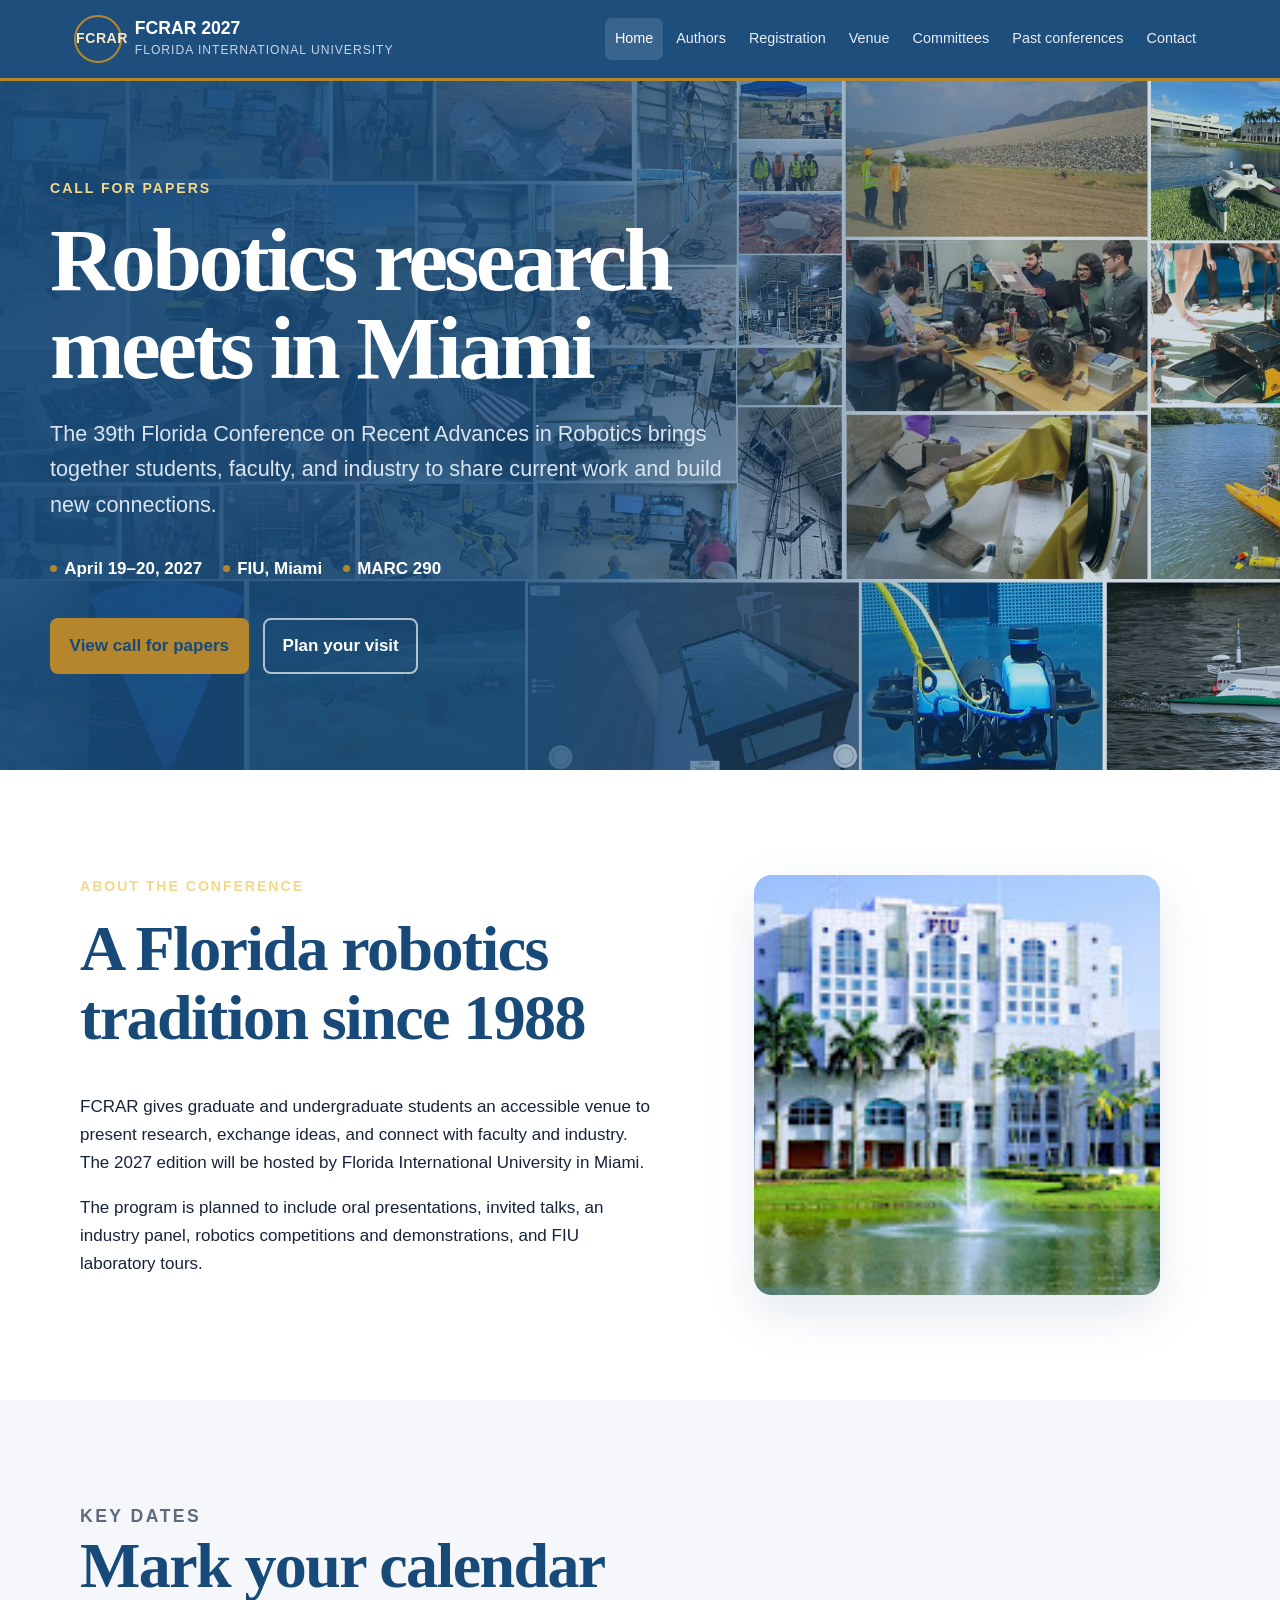
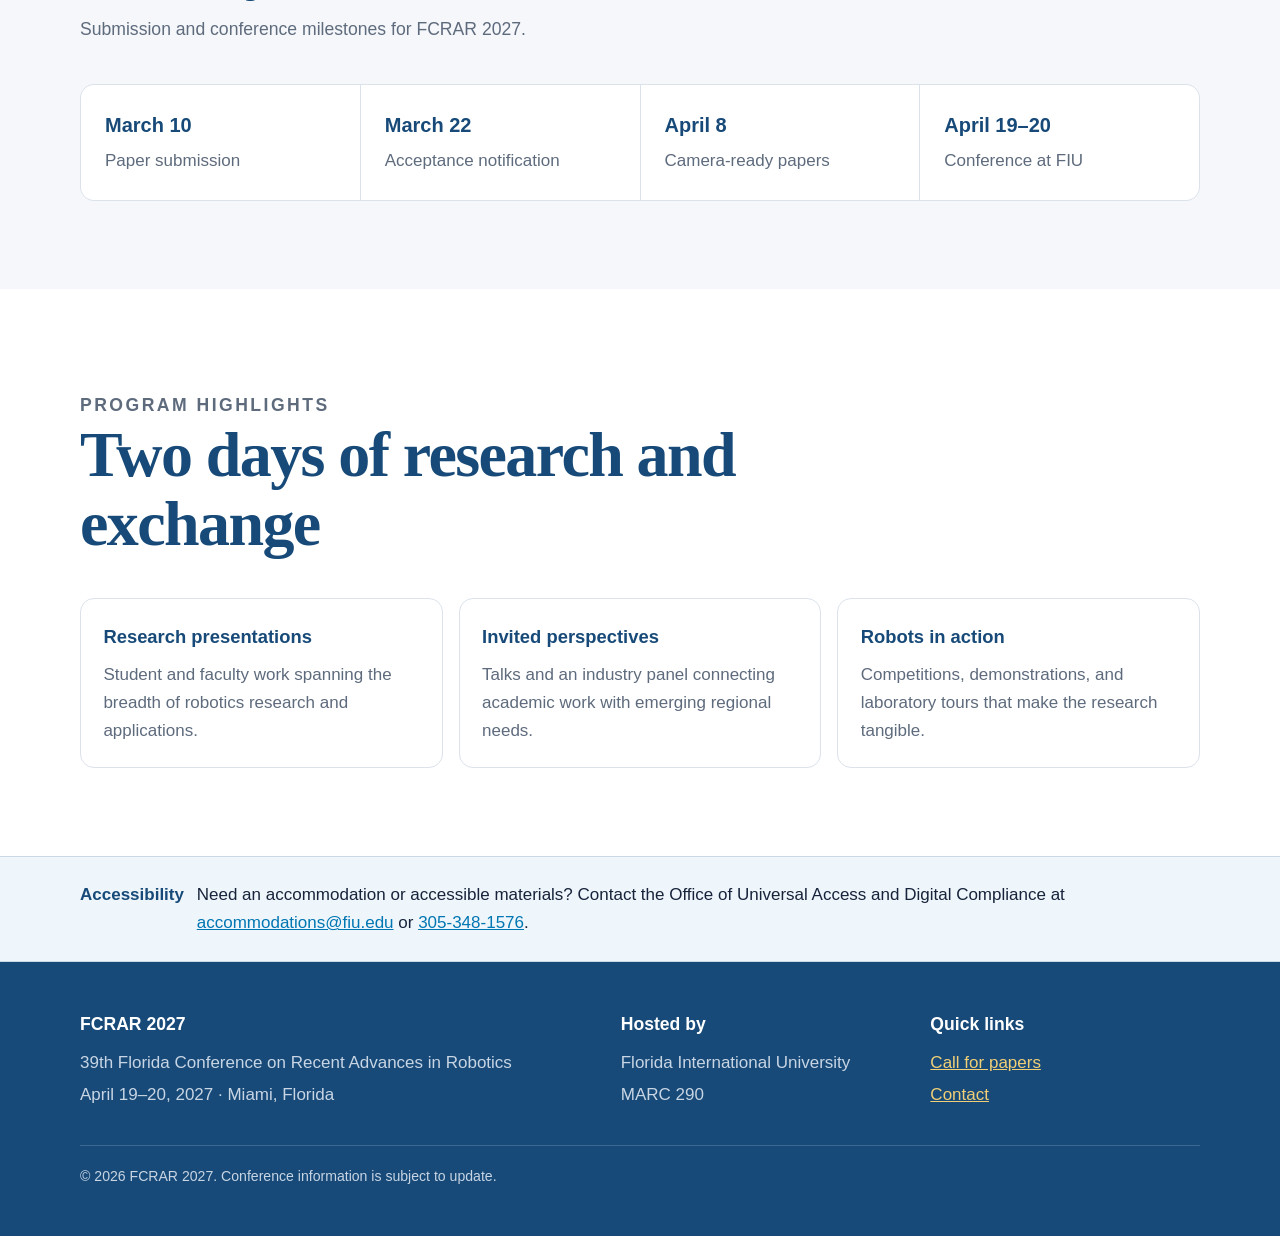
<file: index.html>
<!doctype html>
<html lang="en">
<head>
  <meta charset="utf-8">
  <meta name="viewport" content="width=device-width, initial-scale=1">
  <meta name="description" content="FCRAR 2027, the 39th Florida Conference on Recent Advances in Robotics, April 19–20, 2027 at Florida International University in Miami.">
  <title>FCRAR 2027 | Florida International University</title>
  <link rel="stylesheet" href="styles.css">
  <script src="script.js" defer></script>
</head>
<body>
  <a class="skip-link" href="#main">Skip to main content</a>
  <header class="site-header">
    <div class="header-inner">
      <a class="brand" href="index.html"><span class="brand-mark">FCRAR</span><span class="brand-copy"><strong>FCRAR 2027</strong><span>Florida International University</span></span></a>
      <button class="nav-toggle" type="button" aria-expanded="false" aria-controls="site-nav">Menu</button>
      <nav class="site-nav" id="site-nav" aria-label="Primary navigation">
        <a href="index.html" aria-current="page">Home</a><a href="authors.html">Authors</a><a href="registration.html">Registration</a><a href="venue.html">Venue</a><a href="committees.html">Committees</a><a href="history.html">Past conferences</a><a href="contact.html">Contact</a>
      </nav>
    </div>
  </header>
  <main id="main">
    <section class="hero">
      <div class="hero-inner">
        <p class="eyebrow">Call for papers</p>
        <h1>Robotics research meets in Miami</h1>
        <p class="subtitle">The 39th Florida Conference on Recent Advances in Robotics brings together students, faculty, and industry to share current work and build new connections.</p>
        <div class="event-line"><span>April 19–20, 2027</span><span>FIU, Miami</span><span>MARC 290</span></div>
        <div class="button-row"><a class="button" href="authors.html">View call for papers</a><a class="button secondary" href="venue.html">Plan your visit</a></div>
      </div>
    </section>

    <section class="section">
      <div class="container two-column">
        <div>
          <p class="eyebrow">About the conference</p>
          <div class="section-heading"><h2>A Florida robotics tradition since 1988</h2></div>
          <p>FCRAR gives graduate and undergraduate students an accessible venue to present research, exchange ideas, and connect with faculty and industry. The 2027 edition will be hosted by Florida International University in Miami.</p>
          <p>The program is planned to include oral presentations, invited talks, an industry panel, robotics competitions and demonstrations, and FIU laboratory tours.</p>
        </div>
        <figure class="image-frame"><img src="assets/fiu-campus.png" alt="Florida International University campus building and lake"></figure>
      </div>
    </section>

    <section class="section alt">
      <div class="container">
        <div class="section-heading"><p class="eyebrow">Key dates</p><h2>Mark your calendar</h2><p>Submission and conference milestones for FCRAR 2027.</p></div>
        <div class="date-list">
          <div class="date-item"><time datetime="2027-03-10">March 10</time><span>Paper submission</span></div>
          <div class="date-item"><time datetime="2027-03-22">March 22</time><span>Acceptance notification</span></div>
          <div class="date-item"><time datetime="2027-04-08">April 8</time><span>Camera-ready papers</span></div>
          <div class="date-item"><time datetime="2027-04-19">April 19–20</time><span>Conference at FIU</span></div>
        </div>
      </div>
    </section>

    <section class="section">
      <div class="container">
        <div class="section-heading"><p class="eyebrow">Program highlights</p><h2>Two days of research and exchange</h2></div>
        <div class="card-grid three">
          <article class="card"><h3>Research presentations</h3><p>Student and faculty work spanning the breadth of robotics research and applications.</p></article>
          <article class="card"><h3>Invited perspectives</h3><p>Talks and an industry panel connecting academic work with emerging regional needs.</p></article>
          <article class="card"><h3>Robots in action</h3><p>Competitions, demonstrations, and laboratory tours that make the research tangible.</p></article>
        </div>
      </div>
    </section>
  </main>
  <aside class="accessibility" aria-label="Accessibility information"><div class="container"><strong>Accessibility</strong><p>Need an accommodation or accessible materials? Contact the Office of Universal Access and Digital Compliance at <a href="mailto:accommodations@fiu.edu">accommodations@fiu.edu</a> or <a href="tel:+13053481576">305-348-1576</a>.</p></div></aside>
  <footer class="site-footer"><div class="container"><div class="footer-grid"><div><h2>FCRAR 2027</h2><p>39th Florida Conference on Recent Advances in Robotics</p><p>April 19–20, 2027 · Miami, Florida</p></div><div><h2>Hosted by</h2><p>Florida International University</p><p>MARC 290</p></div><div><h2>Quick links</h2><p><a href="authors.html">Call for papers</a></p><p><a href="contact.html">Contact</a></p></div></div><div class="footer-bottom">© <span data-year>2027</span> FCRAR 2027. Conference information is subject to update.</div></div></footer>
</body>
</html>
</file>
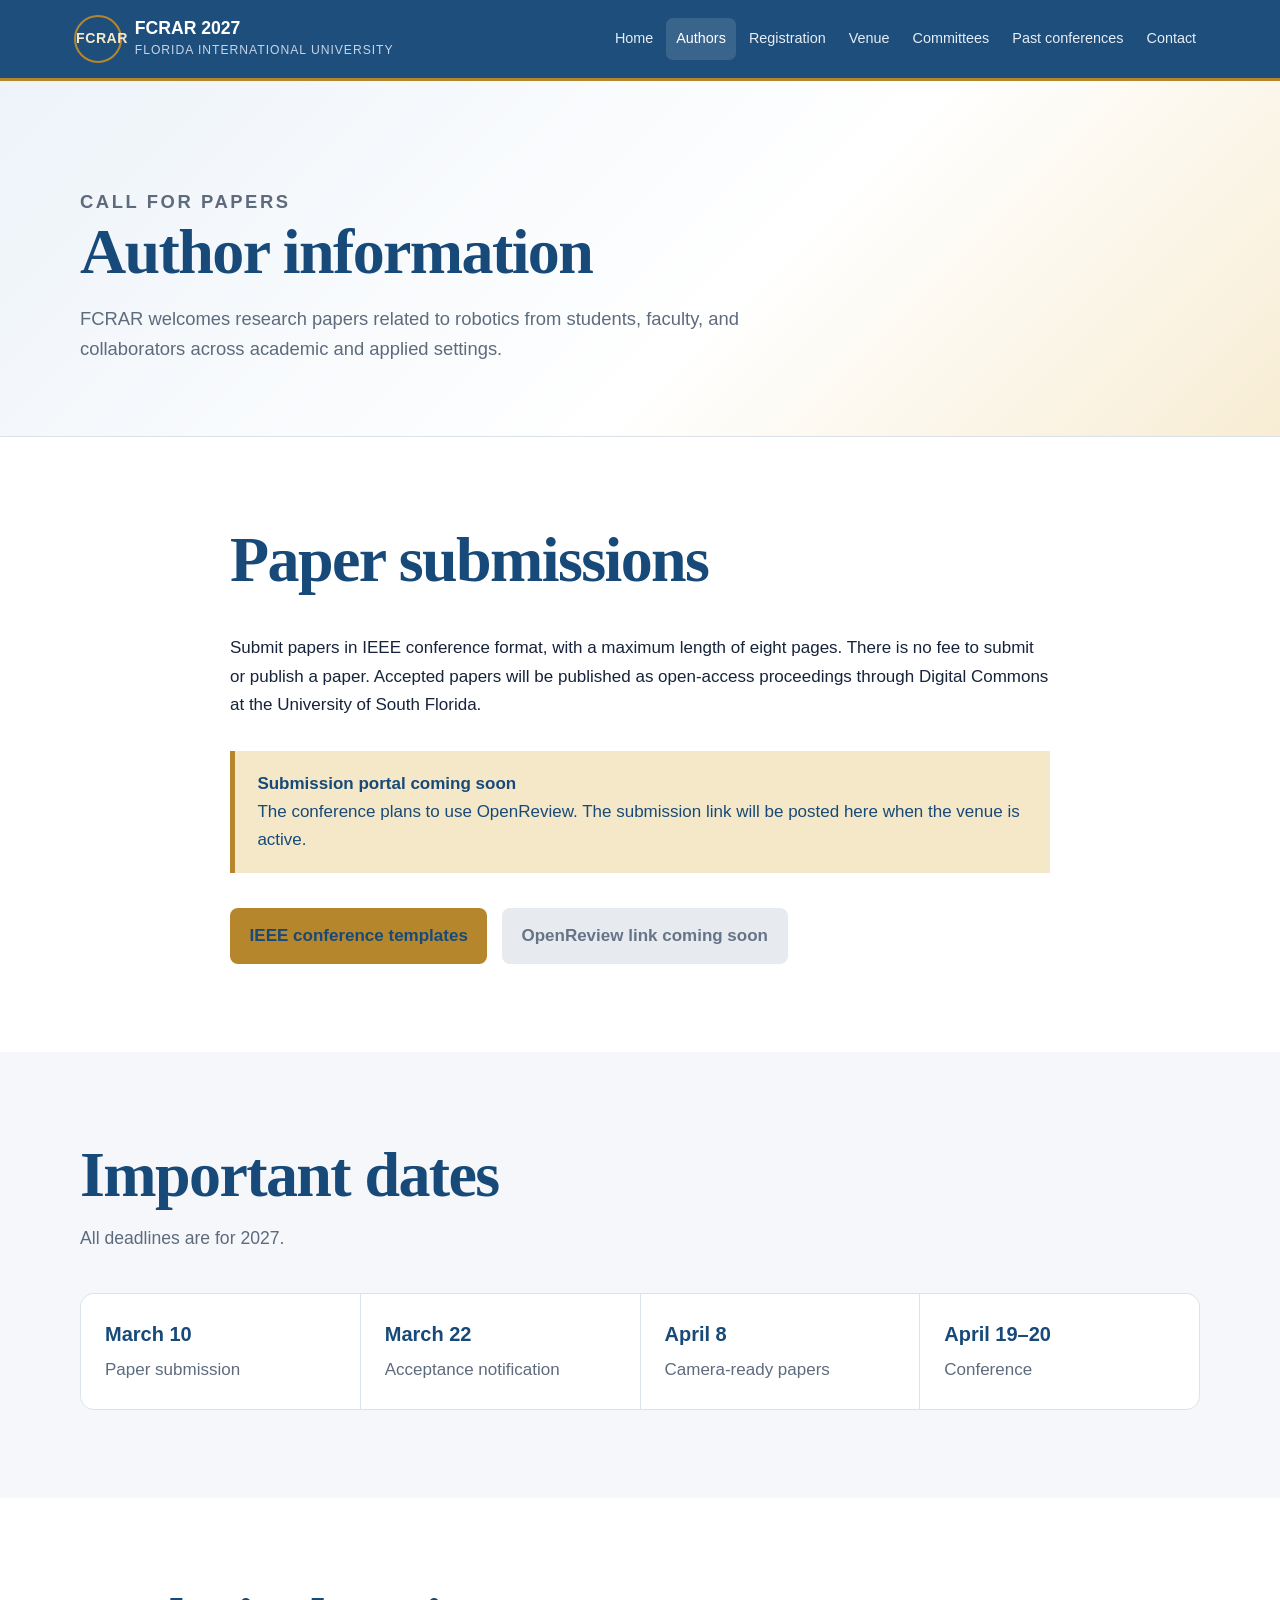
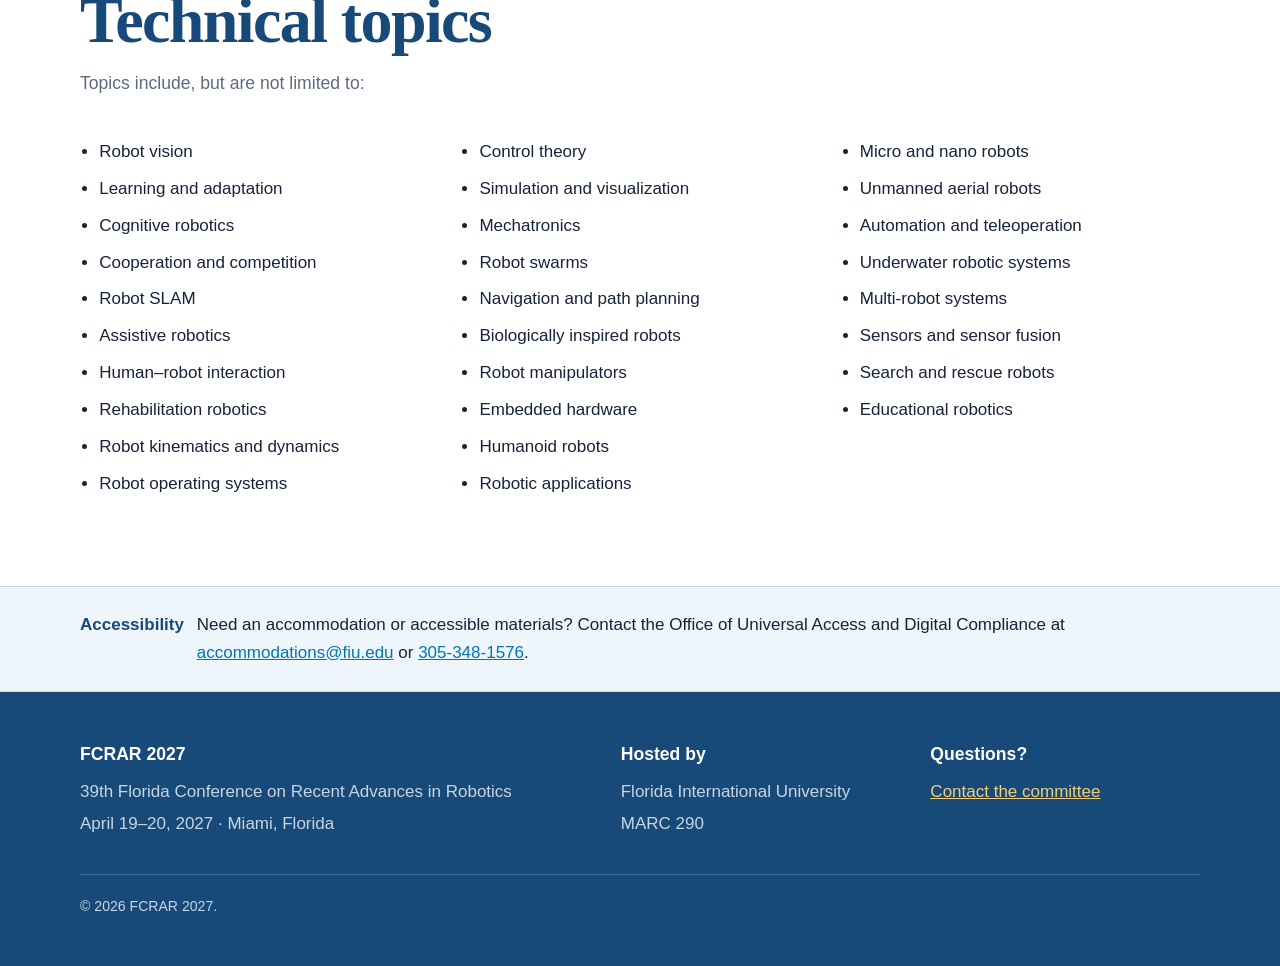
<file: authors.html>
<!doctype html>
<html lang="en">
<head><meta charset="utf-8"><meta name="viewport" content="width=device-width, initial-scale=1"><meta name="description" content="Author information and call for papers for FCRAR 2027."><title>Authors | FCRAR 2027</title><link rel="stylesheet" href="styles.css"><script src="script.js" defer></script></head>
<body>
<a class="skip-link" href="#main">Skip to main content</a>
<header class="site-header"><div class="header-inner"><a class="brand" href="index.html"><span class="brand-mark">FCRAR</span><span class="brand-copy"><strong>FCRAR 2027</strong><span>Florida International University</span></span></a><button class="nav-toggle" type="button" aria-expanded="false" aria-controls="site-nav">Menu</button><nav class="site-nav" id="site-nav" aria-label="Primary navigation"><a href="index.html">Home</a><a href="authors.html" aria-current="page">Authors</a><a href="registration.html">Registration</a><a href="venue.html">Venue</a><a href="committees.html">Committees</a><a href="history.html">Past conferences</a><a href="contact.html">Contact</a></nav></div></header>
<main id="main">
  <section class="page-hero"><div class="container"><p class="eyebrow">Call for papers</p><h1>Author information</h1><p>FCRAR welcomes research papers related to robotics from students, faculty, and collaborators across academic and applied settings.</p></div></section>
  <section class="section"><div class="container narrow">
    <div class="section-heading"><h2>Paper submissions</h2></div>
    <p>Submit papers in IEEE conference format, with a maximum length of eight pages. There is no fee to submit or publish a paper. Accepted papers will be published as open-access proceedings through Digital Commons at the University of South Florida.</p>
    <div class="notice"><strong>Submission portal coming soon</strong>The conference plans to use OpenReview. The submission link will be posted here when the venue is active.</div>
    <div class="button-row"><a class="button" href="https://www.ieee.org/conferences/publishing/templates.html">IEEE conference templates</a><span class="button disabled" aria-disabled="true">OpenReview link coming soon</span></div>
  </div></section>
  <section class="section alt"><div class="container"><div class="section-heading"><h2>Important dates</h2><p>All deadlines are for 2027.</p></div><div class="date-list"><div class="date-item"><time datetime="2027-03-10">March 10</time><span>Paper submission</span></div><div class="date-item"><time datetime="2027-03-22">March 22</time><span>Acceptance notification</span></div><div class="date-item"><time datetime="2027-04-08">April 8</time><span>Camera-ready papers</span></div><div class="date-item"><time datetime="2027-04-19">April 19–20</time><span>Conference</span></div></div></div></section>
  <section class="section"><div class="container"><div class="section-heading"><h2>Technical topics</h2><p>Topics include, but are not limited to:</p></div><ul class="topic-list"><li>Robot vision</li><li>Learning and adaptation</li><li>Cognitive robotics</li><li>Cooperation and competition</li><li>Robot SLAM</li><li>Assistive robotics</li><li>Human–robot interaction</li><li>Rehabilitation robotics</li><li>Robot kinematics and dynamics</li><li>Robot operating systems</li><li>Control theory</li><li>Simulation and visualization</li><li>Mechatronics</li><li>Robot swarms</li><li>Navigation and path planning</li><li>Biologically inspired robots</li><li>Robot manipulators</li><li>Embedded hardware</li><li>Humanoid robots</li><li>Robotic applications</li><li>Micro and nano robots</li><li>Unmanned aerial robots</li><li>Automation and teleoperation</li><li>Underwater robotic systems</li><li>Multi-robot systems</li><li>Sensors and sensor fusion</li><li>Search and rescue robots</li><li>Educational robotics</li></ul></div></section>
</main>
<aside class="accessibility" aria-label="Accessibility information"><div class="container"><strong>Accessibility</strong><p>Need an accommodation or accessible materials? Contact the Office of Universal Access and Digital Compliance at <a href="mailto:accommodations@fiu.edu">accommodations@fiu.edu</a> or <a href="tel:+13053481576">305-348-1576</a>.</p></div></aside>
<footer class="site-footer"><div class="container"><div class="footer-grid"><div><h2>FCRAR 2027</h2><p>39th Florida Conference on Recent Advances in Robotics</p><p>April 19–20, 2027 · Miami, Florida</p></div><div><h2>Hosted by</h2><p>Florida International University</p><p>MARC 290</p></div><div><h2>Questions?</h2><p><a href="contact.html">Contact the committee</a></p></div></div><div class="footer-bottom">© <span data-year>2027</span> FCRAR 2027.</div></div></footer>
</body></html>
</file>
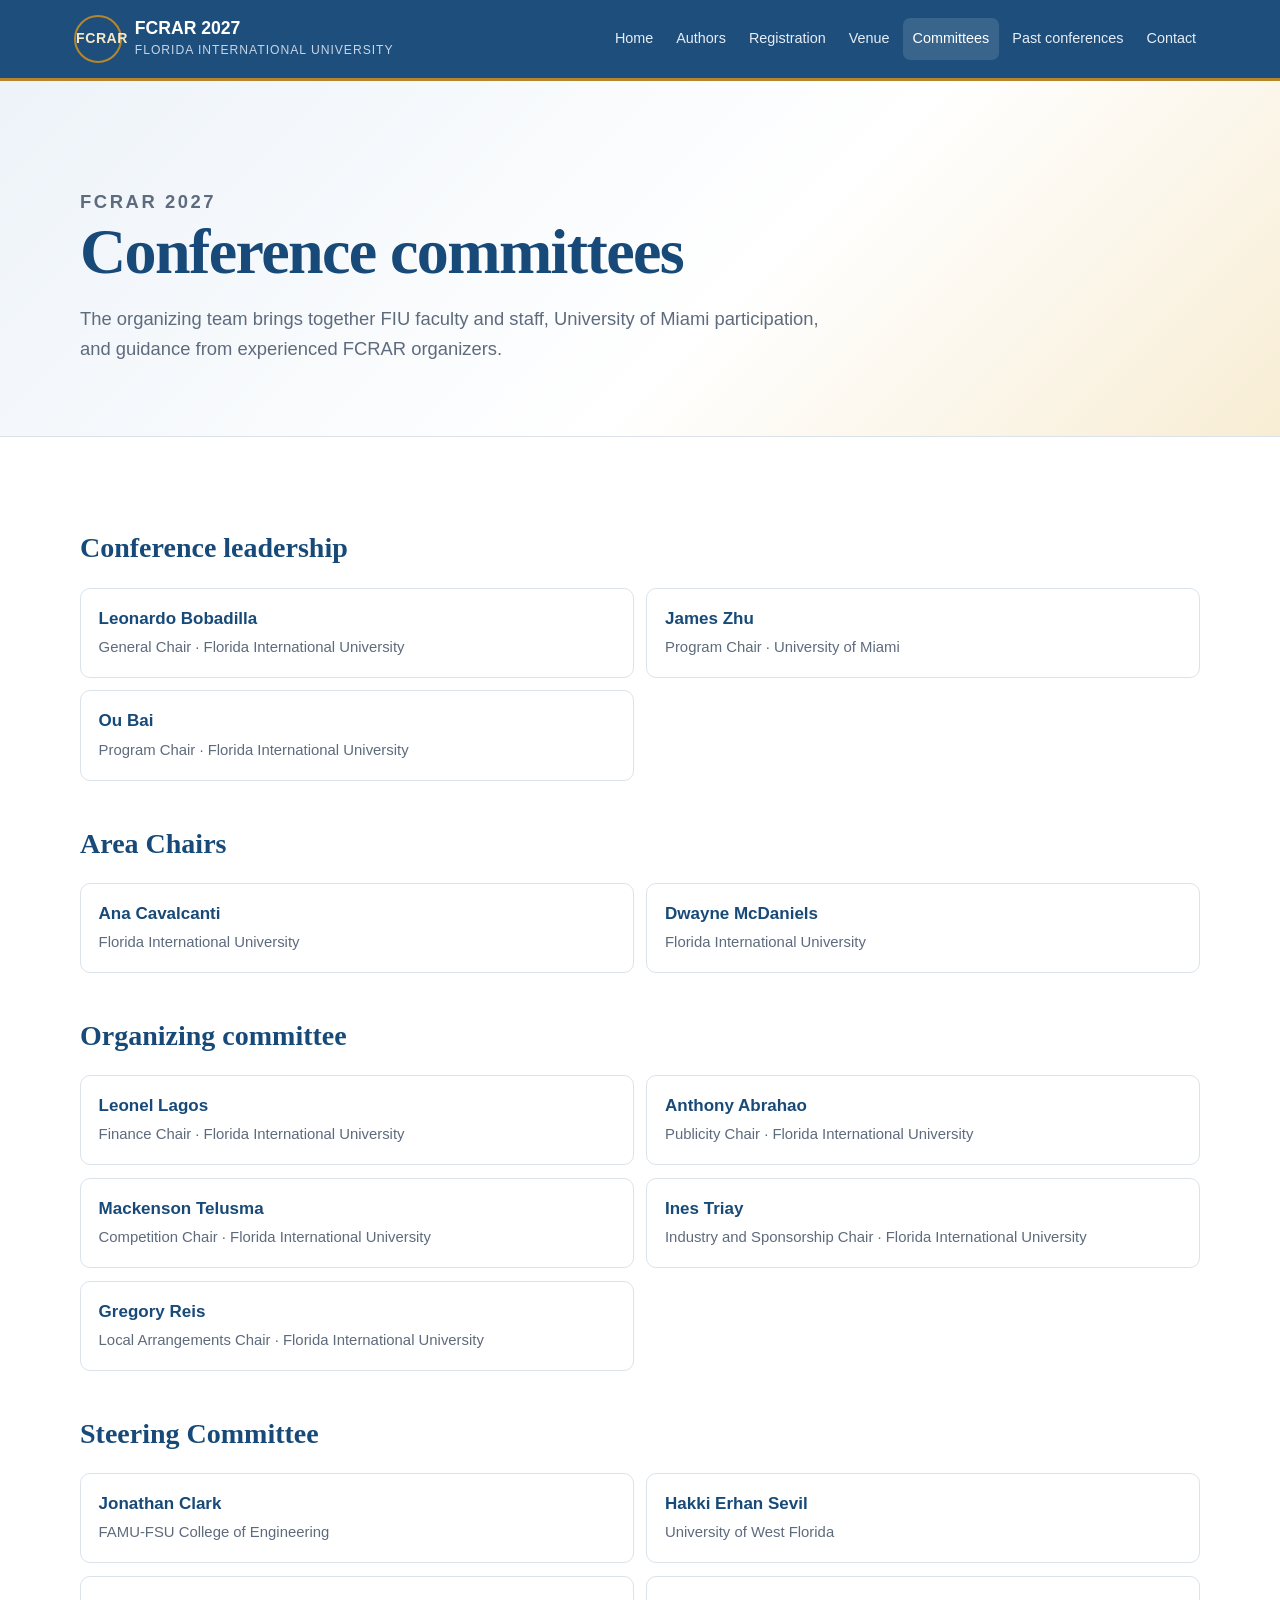
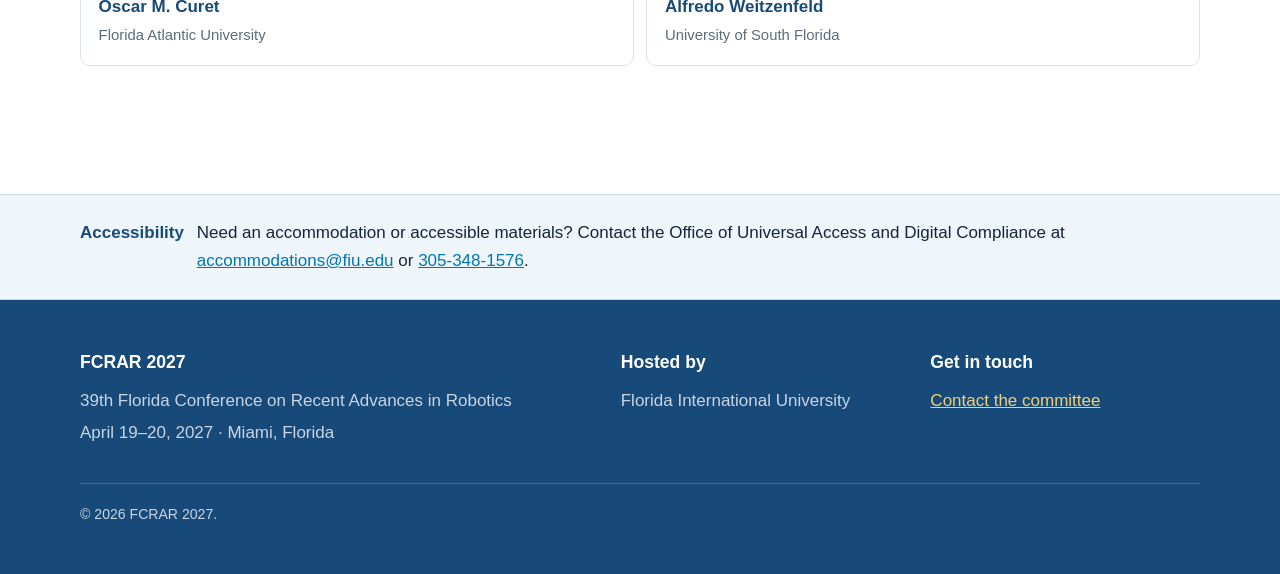
<file: committees.html>
<!doctype html>
<html lang="en">
<head><meta charset="utf-8"><meta name="viewport" content="width=device-width, initial-scale=1"><meta name="description" content="FCRAR 2027 conference and steering committees."><title>Committees | FCRAR 2027</title><link rel="stylesheet" href="styles.css"><script src="script.js" defer></script></head>
<body>
<a class="skip-link" href="#main">Skip to main content</a>
<header class="site-header"><div class="header-inner"><a class="brand" href="index.html"><span class="brand-mark">FCRAR</span><span class="brand-copy"><strong>FCRAR 2027</strong><span>Florida International University</span></span></a><button class="nav-toggle" type="button" aria-expanded="false" aria-controls="site-nav">Menu</button><nav class="site-nav" id="site-nav" aria-label="Primary navigation"><a href="index.html">Home</a><a href="authors.html">Authors</a><a href="registration.html">Registration</a><a href="venue.html">Venue</a><a href="committees.html" aria-current="page">Committees</a><a href="history.html">Past conferences</a><a href="contact.html">Contact</a></nav></div></header>
<main id="main">
  <section class="page-hero"><div class="container"><p class="eyebrow">FCRAR 2027</p><h1>Conference committees</h1><p>The organizing team brings together FIU faculty and staff, University of Miami participation, and guidance from experienced FCRAR organizers.</p></div></section>
  <section class="section"><div class="container">
    <section class="role-group"><h2>Conference leadership</h2><div class="people"><div class="person"><strong>Leonardo Bobadilla</strong><span>General Chair · Florida International University</span></div><div class="person"><strong>James Zhu</strong><span>Program Chair · University of Miami</span></div><div class="person"><strong>Ou Bai</strong><span>Program Chair · Florida International University</span></div></div></section>
    <section class="role-group"><h2>Area Chairs</h2><div class="people"><div class="person"><strong>Ana Cavalcanti</strong><span>Florida International University</span></div><div class="person"><strong>Dwayne McDaniels</strong><span>Florida International University</span></div></div></section>
    <section class="role-group"><h2>Organizing committee</h2><div class="people"><div class="person"><strong>Leonel Lagos</strong><span>Finance Chair · Florida International University</span></div><div class="person"><strong>Anthony Abrahao</strong><span>Publicity Chair · Florida International University</span></div><div class="person"><strong>Mackenson Telusma</strong><span>Competition Chair · Florida International University</span></div><div class="person"><strong>Ines Triay</strong><span>Industry and Sponsorship Chair · Florida International University</span></div><div class="person"><strong>Gregory Reis</strong><span>Local Arrangements Chair · Florida International University</span></div></div></section>
    <section class="role-group"><h2>Steering Committee</h2><div class="people"><div class="person"><strong>Jonathan Clark</strong><span>FAMU-FSU College of Engineering</span></div><div class="person"><strong>Hakki Erhan Sevil</strong><span>University of West Florida</span></div><div class="person"><strong>Oscar M. Curet</strong><span>Florida Atlantic University</span></div><div class="person"><strong>Alfredo Weitzenfeld</strong><span>University of South Florida</span></div></div></section>
  </div></section>
</main>
<aside class="accessibility" aria-label="Accessibility information"><div class="container"><strong>Accessibility</strong><p>Need an accommodation or accessible materials? Contact the Office of Universal Access and Digital Compliance at <a href="mailto:accommodations@fiu.edu">accommodations@fiu.edu</a> or <a href="tel:+13053481576">305-348-1576</a>.</p></div></aside>
<footer class="site-footer"><div class="container"><div class="footer-grid"><div><h2>FCRAR 2027</h2><p>39th Florida Conference on Recent Advances in Robotics</p><p>April 19–20, 2027 · Miami, Florida</p></div><div><h2>Hosted by</h2><p>Florida International University</p></div><div><h2>Get in touch</h2><p><a href="contact.html">Contact the committee</a></p></div></div><div class="footer-bottom">© <span data-year>2027</span> FCRAR 2027.</div></div></footer>
</body></html>
</file>
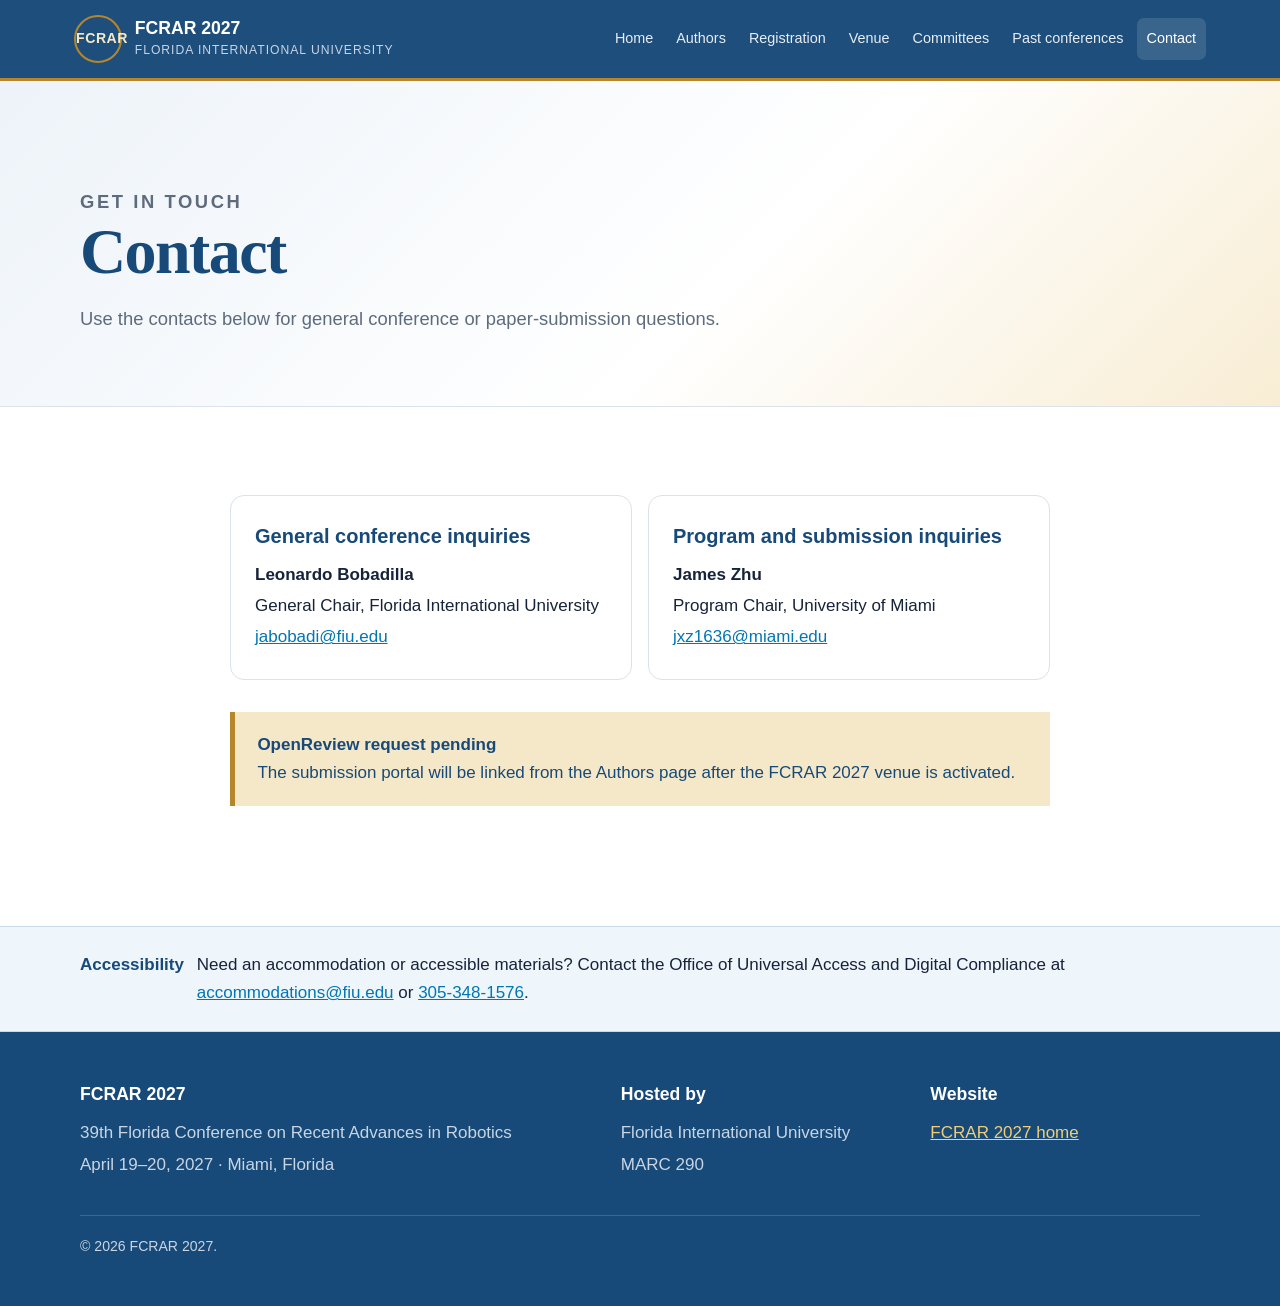
<file: contact.html>
<!doctype html>
<html lang="en">
<head><meta charset="utf-8"><meta name="viewport" content="width=device-width, initial-scale=1"><meta name="description" content="Contact the FCRAR 2027 organizing committee."><title>Contact | FCRAR 2027</title><link rel="stylesheet" href="styles.css"><script src="script.js" defer></script></head>
<body>
<a class="skip-link" href="#main">Skip to main content</a>
<header class="site-header"><div class="header-inner"><a class="brand" href="index.html"><span class="brand-mark">FCRAR</span><span class="brand-copy"><strong>FCRAR 2027</strong><span>Florida International University</span></span></a><button class="nav-toggle" type="button" aria-expanded="false" aria-controls="site-nav">Menu</button><nav class="site-nav" id="site-nav" aria-label="Primary navigation"><a href="index.html">Home</a><a href="authors.html">Authors</a><a href="registration.html">Registration</a><a href="venue.html">Venue</a><a href="committees.html">Committees</a><a href="history.html">Past conferences</a><a href="contact.html" aria-current="page">Contact</a></nav></div></header>
<main id="main">
  <section class="page-hero"><div class="container"><p class="eyebrow">Get in touch</p><h1>Contact</h1><p>Use the contacts below for general conference or paper-submission questions.</p></div></section>
  <section class="section"><div class="container narrow"><div class="contact-list"><article class="contact-card"><h2>General conference inquiries</h2><p><strong>Leonardo Bobadilla</strong></p><p>General Chair, Florida International University</p><p><a href="mailto:jabobadi@fiu.edu">jabobadi@fiu.edu</a></p></article><article class="contact-card"><h2>Program and submission inquiries</h2><p><strong>James Zhu</strong></p><p>Program Chair, University of Miami</p><p><a href="mailto:jxz1636@miami.edu">jxz1636@miami.edu</a></p></article></div><div class="notice"><strong>OpenReview request pending</strong>The submission portal will be linked from the Authors page after the FCRAR 2027 venue is activated.</div></div></section>
</main>
<aside class="accessibility" aria-label="Accessibility information"><div class="container"><strong>Accessibility</strong><p>Need an accommodation or accessible materials? Contact the Office of Universal Access and Digital Compliance at <a href="mailto:accommodations@fiu.edu">accommodations@fiu.edu</a> or <a href="tel:+13053481576">305-348-1576</a>.</p></div></aside>
<footer class="site-footer"><div class="container"><div class="footer-grid"><div><h2>FCRAR 2027</h2><p>39th Florida Conference on Recent Advances in Robotics</p><p>April 19–20, 2027 · Miami, Florida</p></div><div><h2>Hosted by</h2><p>Florida International University</p><p>MARC 290</p></div><div><h2>Website</h2><p><a href="index.html">FCRAR 2027 home</a></p></div></div><div class="footer-bottom">© <span data-year>2027</span> FCRAR 2027.</div></div></footer>
</body></html>
</file>
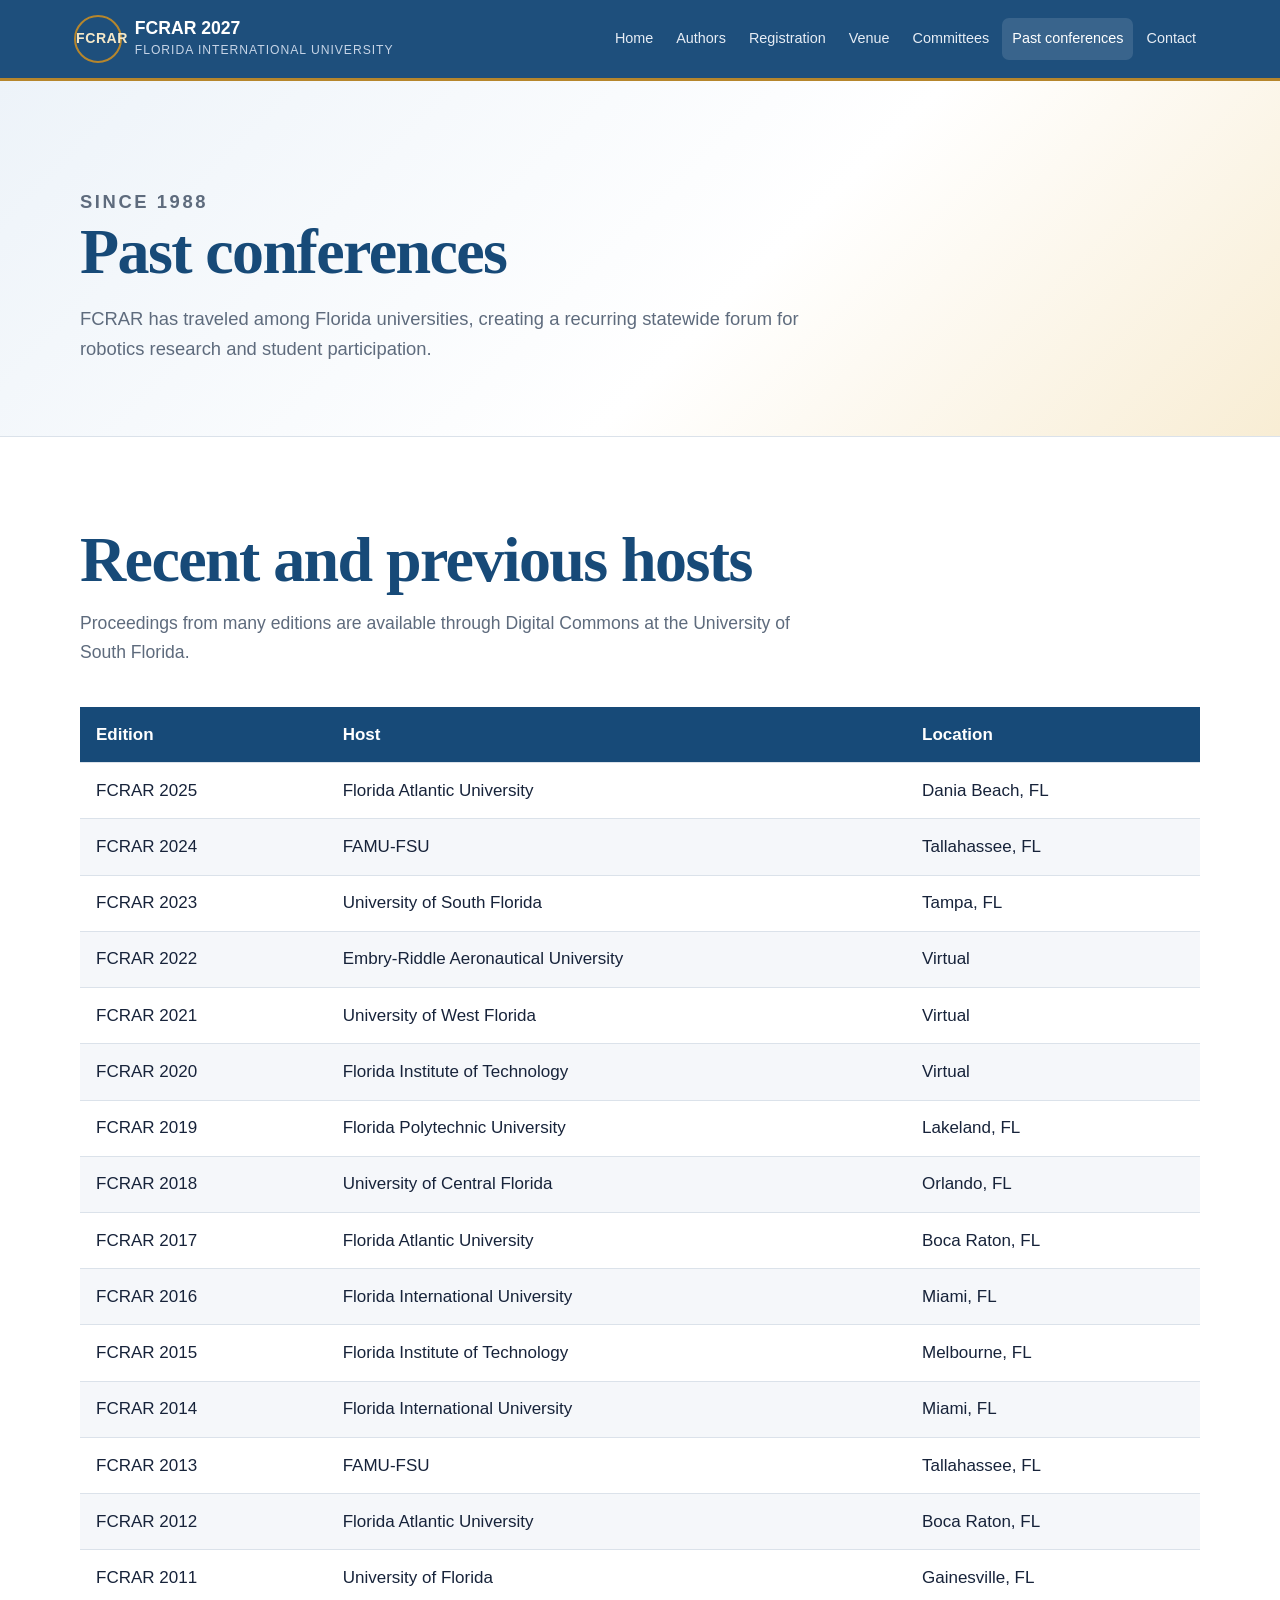
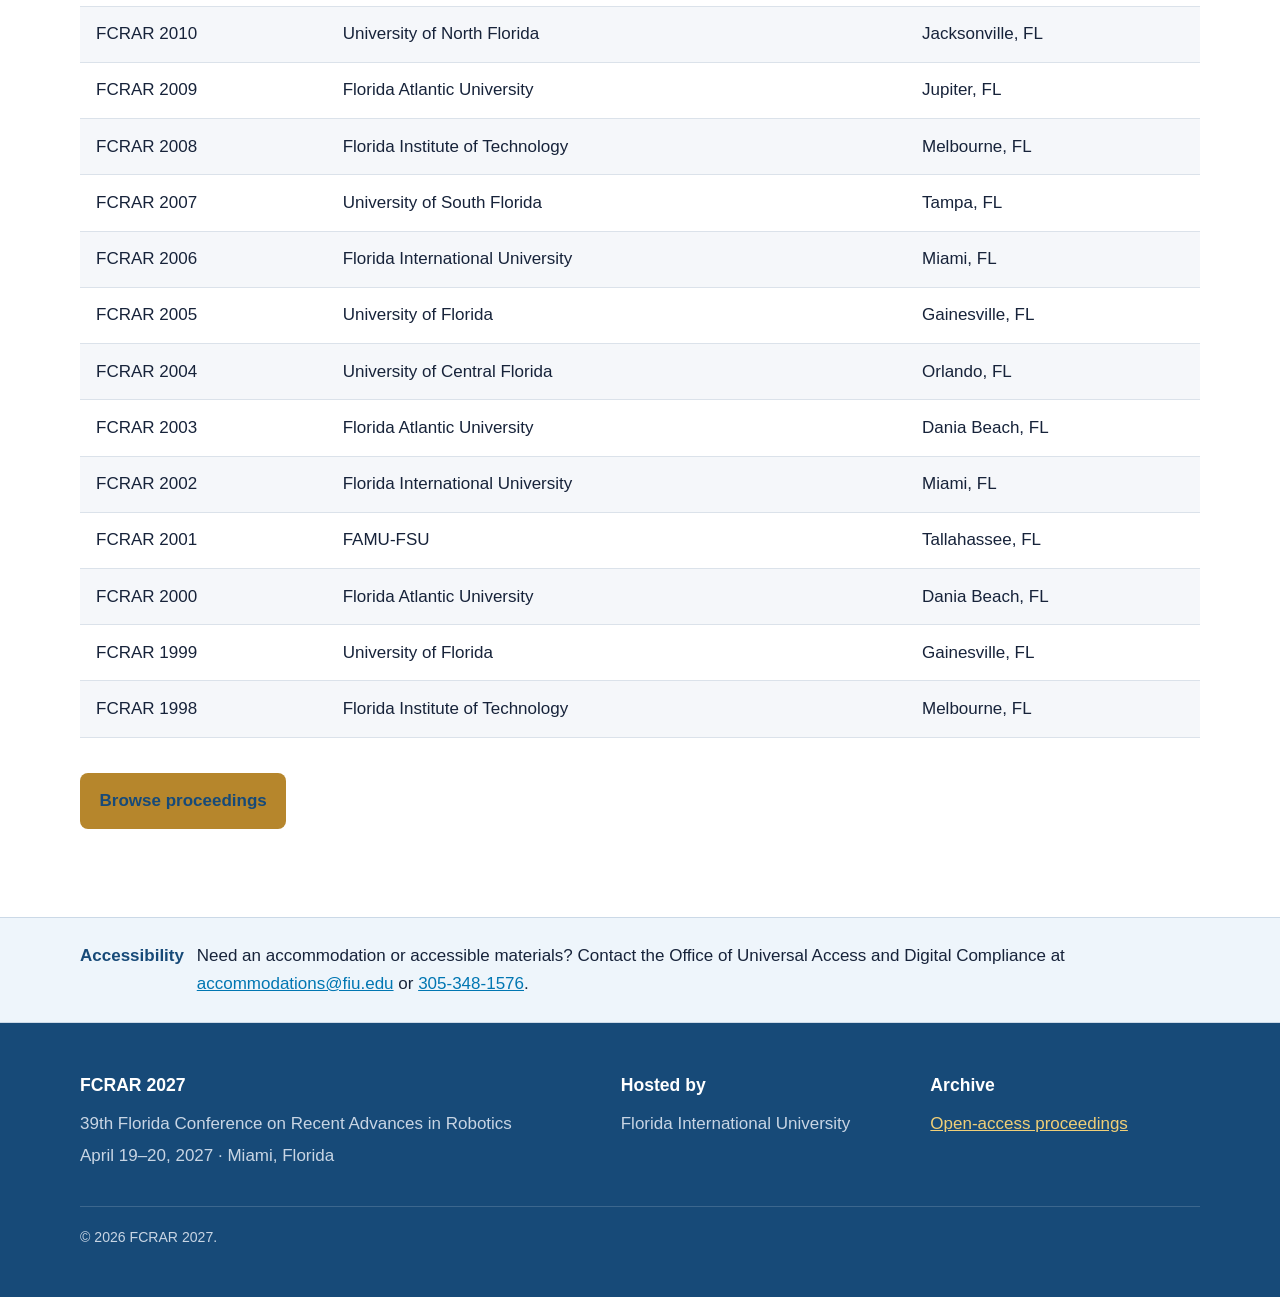
<file: history.html>
<!doctype html>
<html lang="en">
<head><meta charset="utf-8"><meta name="viewport" content="width=device-width, initial-scale=1"><meta name="description" content="Past editions of the Florida Conference on Recent Advances in Robotics."><title>Past Conferences | FCRAR 2027</title><link rel="stylesheet" href="styles.css"><script src="script.js" defer></script></head>
<body>
<a class="skip-link" href="#main">Skip to main content</a>
<header class="site-header"><div class="header-inner"><a class="brand" href="index.html"><span class="brand-mark">FCRAR</span><span class="brand-copy"><strong>FCRAR 2027</strong><span>Florida International University</span></span></a><button class="nav-toggle" type="button" aria-expanded="false" aria-controls="site-nav">Menu</button><nav class="site-nav" id="site-nav" aria-label="Primary navigation"><a href="index.html">Home</a><a href="authors.html">Authors</a><a href="registration.html">Registration</a><a href="venue.html">Venue</a><a href="committees.html">Committees</a><a href="history.html" aria-current="page">Past conferences</a><a href="contact.html">Contact</a></nav></div></header>
<main id="main">
  <section class="page-hero"><div class="container"><p class="eyebrow">Since 1988</p><h1>Past conferences</h1><p>FCRAR has traveled among Florida universities, creating a recurring statewide forum for robotics research and student participation.</p></div></section>
  <section class="section"><div class="container"><div class="section-heading"><h2>Recent and previous hosts</h2><p>Proceedings from many editions are available through Digital Commons at the University of South Florida.</p></div><div style="overflow-x:auto"><table class="history-table"><thead><tr><th>Edition</th><th>Host</th><th>Location</th></tr></thead><tbody>
    <tr><td>FCRAR 2025</td><td>Florida Atlantic University</td><td>Dania Beach, FL</td></tr><tr><td>FCRAR 2024</td><td>FAMU-FSU</td><td>Tallahassee, FL</td></tr><tr><td>FCRAR 2023</td><td>University of South Florida</td><td>Tampa, FL</td></tr><tr><td>FCRAR 2022</td><td>Embry-Riddle Aeronautical University</td><td>Virtual</td></tr><tr><td>FCRAR 2021</td><td>University of West Florida</td><td>Virtual</td></tr><tr><td>FCRAR 2020</td><td>Florida Institute of Technology</td><td>Virtual</td></tr><tr><td>FCRAR 2019</td><td>Florida Polytechnic University</td><td>Lakeland, FL</td></tr><tr><td>FCRAR 2018</td><td>University of Central Florida</td><td>Orlando, FL</td></tr><tr><td>FCRAR 2017</td><td>Florida Atlantic University</td><td>Boca Raton, FL</td></tr><tr><td>FCRAR 2016</td><td>Florida International University</td><td>Miami, FL</td></tr><tr><td>FCRAR 2015</td><td>Florida Institute of Technology</td><td>Melbourne, FL</td></tr><tr><td>FCRAR 2014</td><td>Florida International University</td><td>Miami, FL</td></tr><tr><td>FCRAR 2013</td><td>FAMU-FSU</td><td>Tallahassee, FL</td></tr><tr><td>FCRAR 2012</td><td>Florida Atlantic University</td><td>Boca Raton, FL</td></tr><tr><td>FCRAR 2011</td><td>University of Florida</td><td>Gainesville, FL</td></tr><tr><td>FCRAR 2010</td><td>University of North Florida</td><td>Jacksonville, FL</td></tr><tr><td>FCRAR 2009</td><td>Florida Atlantic University</td><td>Jupiter, FL</td></tr><tr><td>FCRAR 2008</td><td>Florida Institute of Technology</td><td>Melbourne, FL</td></tr><tr><td>FCRAR 2007</td><td>University of South Florida</td><td>Tampa, FL</td></tr><tr><td>FCRAR 2006</td><td>Florida International University</td><td>Miami, FL</td></tr><tr><td>FCRAR 2005</td><td>University of Florida</td><td>Gainesville, FL</td></tr><tr><td>FCRAR 2004</td><td>University of Central Florida</td><td>Orlando, FL</td></tr><tr><td>FCRAR 2003</td><td>Florida Atlantic University</td><td>Dania Beach, FL</td></tr><tr><td>FCRAR 2002</td><td>Florida International University</td><td>Miami, FL</td></tr><tr><td>FCRAR 2001</td><td>FAMU-FSU</td><td>Tallahassee, FL</td></tr><tr><td>FCRAR 2000</td><td>Florida Atlantic University</td><td>Dania Beach, FL</td></tr><tr><td>FCRAR 1999</td><td>University of Florida</td><td>Gainesville, FL</td></tr><tr><td>FCRAR 1998</td><td>Florida Institute of Technology</td><td>Melbourne, FL</td></tr></tbody></table></div><div class="button-row"><a class="button" href="https://digitalcommons.usf.edu/fcrar/">Browse proceedings</a></div></div></section>
</main>
<aside class="accessibility" aria-label="Accessibility information"><div class="container"><strong>Accessibility</strong><p>Need an accommodation or accessible materials? Contact the Office of Universal Access and Digital Compliance at <a href="mailto:accommodations@fiu.edu">accommodations@fiu.edu</a> or <a href="tel:+13053481576">305-348-1576</a>.</p></div></aside>
<footer class="site-footer"><div class="container"><div class="footer-grid"><div><h2>FCRAR 2027</h2><p>39th Florida Conference on Recent Advances in Robotics</p><p>April 19–20, 2027 · Miami, Florida</p></div><div><h2>Hosted by</h2><p>Florida International University</p></div><div><h2>Archive</h2><p><a href="https://digitalcommons.usf.edu/fcrar/">Open-access proceedings</a></p></div></div><div class="footer-bottom">© <span data-year>2027</span> FCRAR 2027.</div></div></footer>
</body></html>
</file>
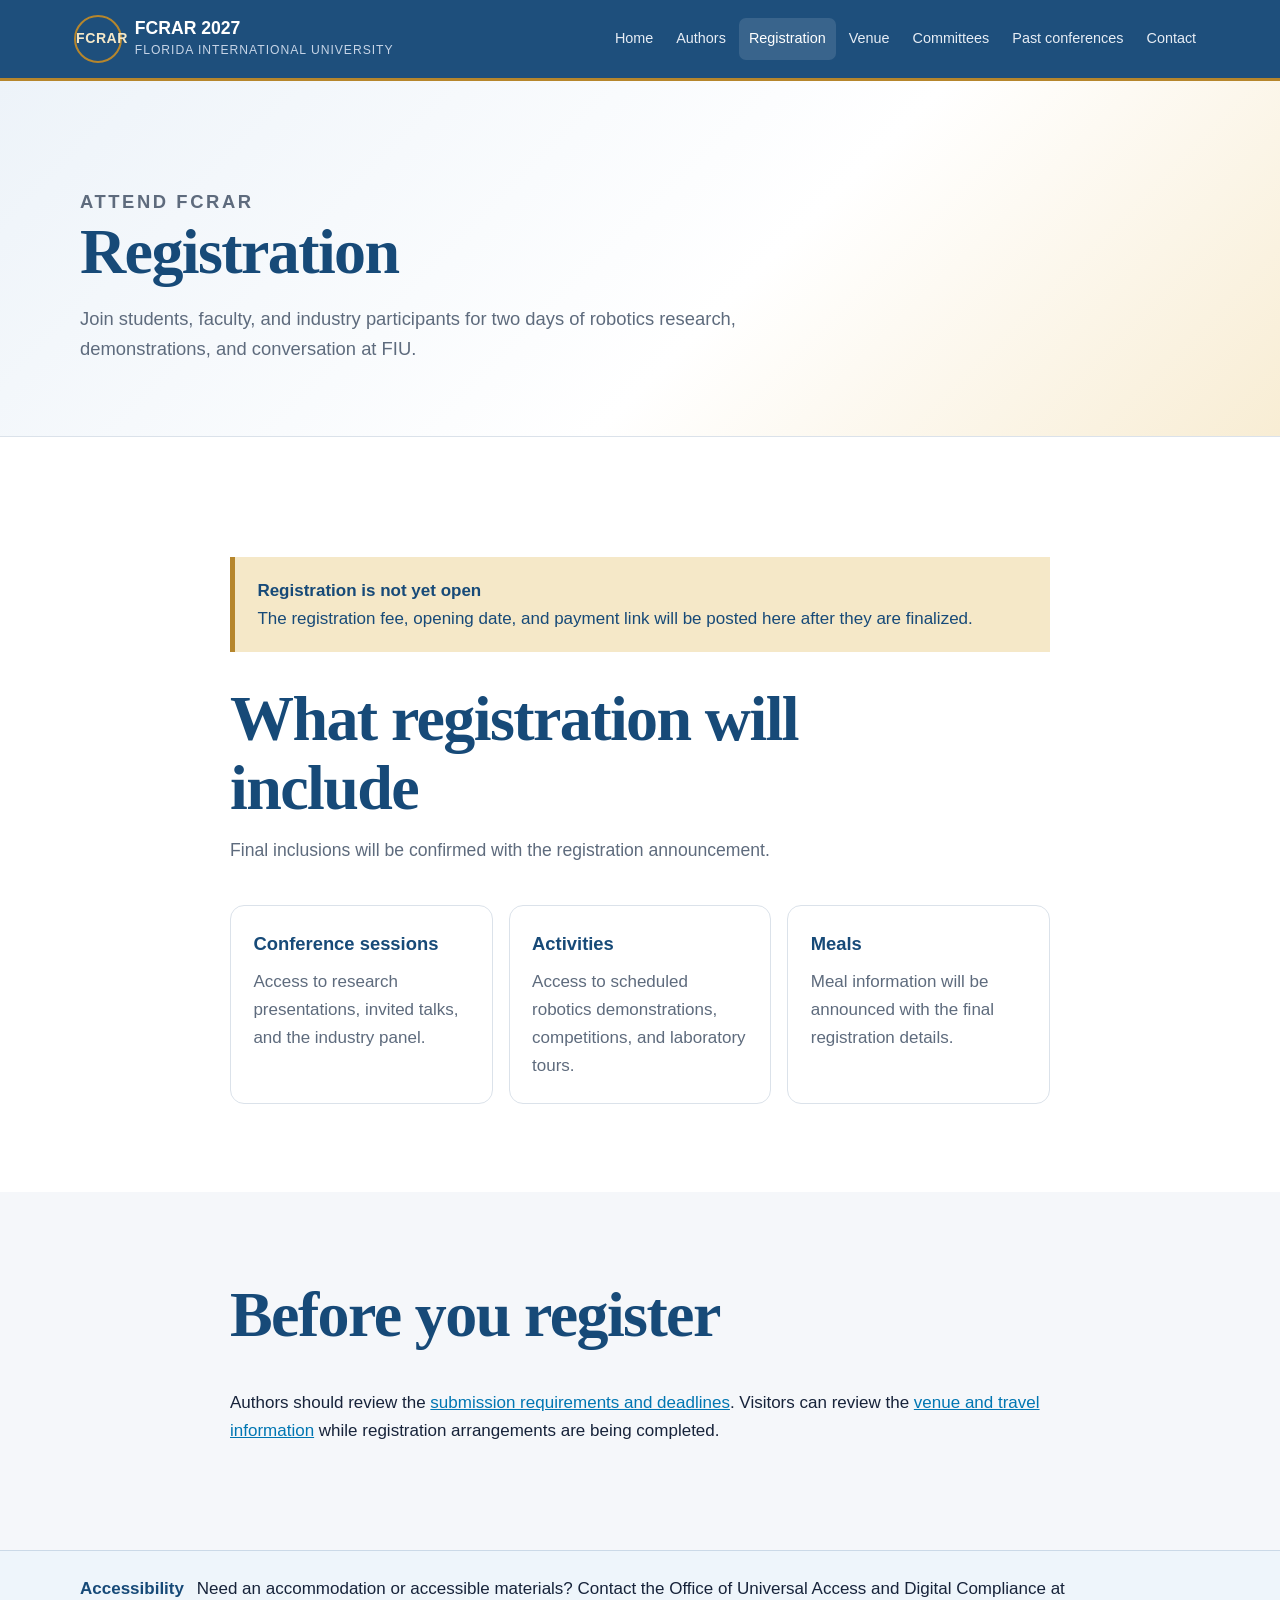
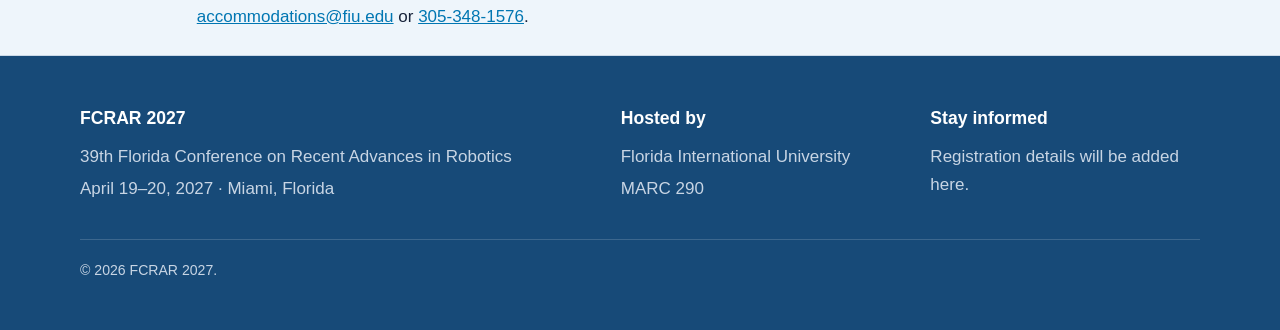
<file: registration.html>
<!doctype html>
<html lang="en">
<head><meta charset="utf-8"><meta name="viewport" content="width=device-width, initial-scale=1"><meta name="description" content="Registration information for FCRAR 2027 at FIU."><title>Registration | FCRAR 2027</title><link rel="stylesheet" href="styles.css"><script src="script.js" defer></script></head>
<body>
<a class="skip-link" href="#main">Skip to main content</a>
<header class="site-header"><div class="header-inner"><a class="brand" href="index.html"><span class="brand-mark">FCRAR</span><span class="brand-copy"><strong>FCRAR 2027</strong><span>Florida International University</span></span></a><button class="nav-toggle" type="button" aria-expanded="false" aria-controls="site-nav">Menu</button><nav class="site-nav" id="site-nav" aria-label="Primary navigation"><a href="index.html">Home</a><a href="authors.html">Authors</a><a href="registration.html" aria-current="page">Registration</a><a href="venue.html">Venue</a><a href="committees.html">Committees</a><a href="history.html">Past conferences</a><a href="contact.html">Contact</a></nav></div></header>
<main id="main">
  <section class="page-hero"><div class="container"><p class="eyebrow">Attend FCRAR</p><h1>Registration</h1><p>Join students, faculty, and industry participants for two days of robotics research, demonstrations, and conversation at FIU.</p></div></section>
  <section class="section"><div class="container narrow"><div class="notice"><strong>Registration is not yet open</strong>The registration fee, opening date, and payment link will be posted here after they are finalized.</div><div class="section-heading"><h2>What registration will include</h2><p>Final inclusions will be confirmed with the registration announcement.</p></div><div class="card-grid three"><article class="card"><h3>Conference sessions</h3><p>Access to research presentations, invited talks, and the industry panel.</p></article><article class="card"><h3>Activities</h3><p>Access to scheduled robotics demonstrations, competitions, and laboratory tours.</p></article><article class="card"><h3>Meals</h3><p>Meal information will be announced with the final registration details.</p></article></div></div></section>
  <section class="section alt"><div class="container narrow"><div class="section-heading"><h2>Before you register</h2></div><p>Authors should review the <a href="authors.html">submission requirements and deadlines</a>. Visitors can review the <a href="venue.html">venue and travel information</a> while registration arrangements are being completed.</p></div></section>
</main>
<aside class="accessibility" aria-label="Accessibility information"><div class="container"><strong>Accessibility</strong><p>Need an accommodation or accessible materials? Contact the Office of Universal Access and Digital Compliance at <a href="mailto:accommodations@fiu.edu">accommodations@fiu.edu</a> or <a href="tel:+13053481576">305-348-1576</a>.</p></div></aside>
<footer class="site-footer"><div class="container"><div class="footer-grid"><div><h2>FCRAR 2027</h2><p>39th Florida Conference on Recent Advances in Robotics</p><p>April 19–20, 2027 · Miami, Florida</p></div><div><h2>Hosted by</h2><p>Florida International University</p><p>MARC 290</p></div><div><h2>Stay informed</h2><p>Registration details will be added here.</p></div></div><div class="footer-bottom">© <span data-year>2027</span> FCRAR 2027.</div></div></footer>
</body></html>
</file>
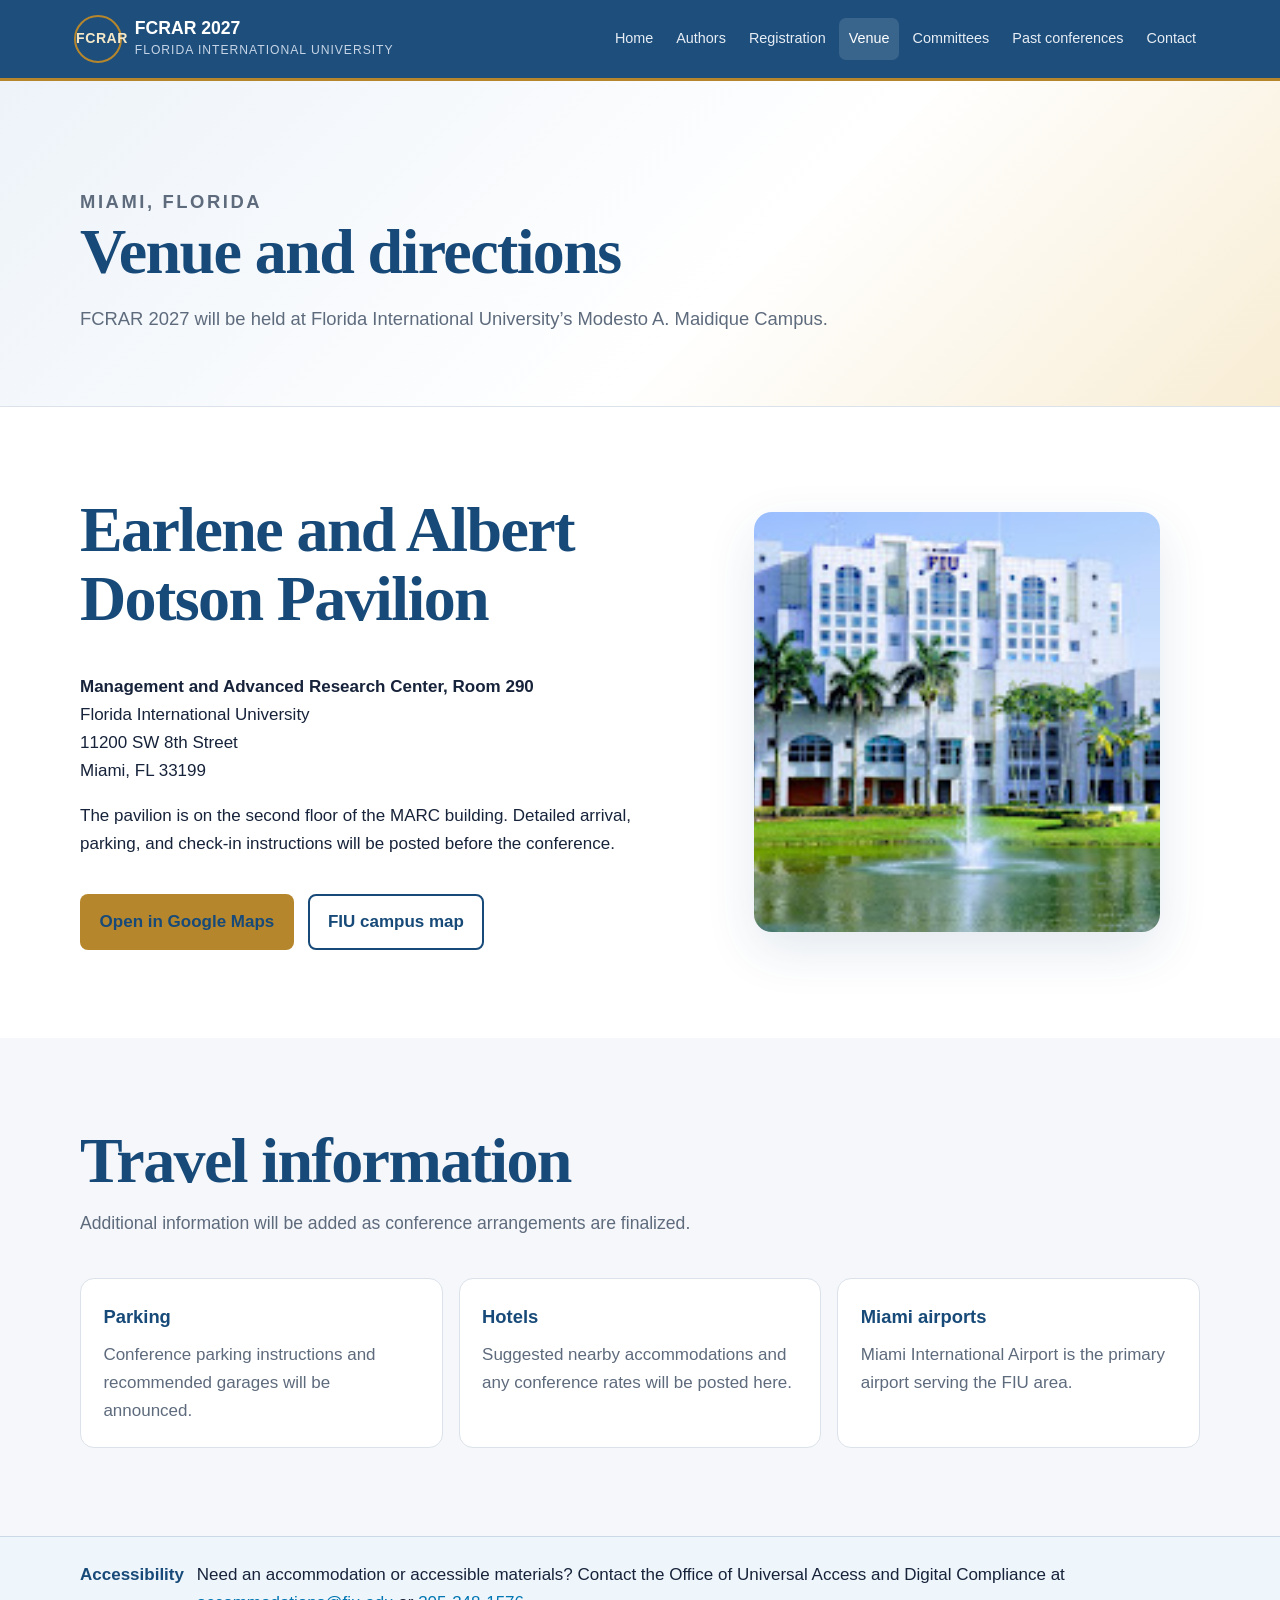
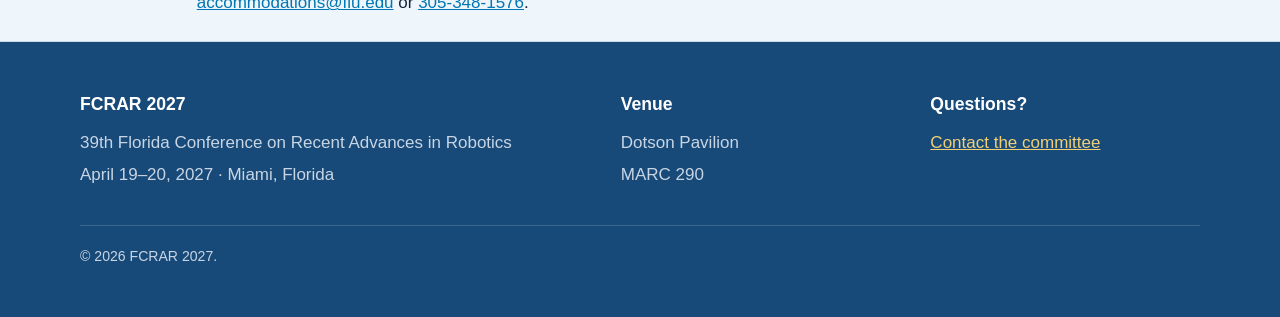
<file: venue.html>
<!doctype html>
<html lang="en">
<head><meta charset="utf-8"><meta name="viewport" content="width=device-width, initial-scale=1"><meta name="description" content="Venue and directions for FCRAR 2027 at the Dotson Pavilion, Florida International University."><title>Venue | FCRAR 2027</title><link rel="stylesheet" href="styles.css"><script src="script.js" defer></script></head>
<body>
<a class="skip-link" href="#main">Skip to main content</a>
<header class="site-header"><div class="header-inner"><a class="brand" href="index.html"><span class="brand-mark">FCRAR</span><span class="brand-copy"><strong>FCRAR 2027</strong><span>Florida International University</span></span></a><button class="nav-toggle" type="button" aria-expanded="false" aria-controls="site-nav">Menu</button><nav class="site-nav" id="site-nav" aria-label="Primary navigation"><a href="index.html">Home</a><a href="authors.html">Authors</a><a href="registration.html">Registration</a><a href="venue.html" aria-current="page">Venue</a><a href="committees.html">Committees</a><a href="history.html">Past conferences</a><a href="contact.html">Contact</a></nav></div></header>
<main id="main">
  <section class="page-hero"><div class="container"><p class="eyebrow">Miami, Florida</p><h1>Venue and directions</h1><p>FCRAR 2027 will be held at Florida International University’s Modesto A. Maidique Campus.</p></div></section>
  <section class="section"><div class="container two-column"><div><div class="section-heading"><h2>Earlene and Albert Dotson Pavilion</h2></div><p><strong>Management and Advanced Research Center, Room 290</strong><br>Florida International University<br>11200 SW 8th Street<br>Miami, FL 33199</p><p>The pavilion is on the second floor of the MARC building. Detailed arrival, parking, and check-in instructions will be posted before the conference.</p><div class="button-row"><a class="button" href="https://maps.google.com/?q=Florida+International+University+MARC+Building+Miami+FL">Open in Google Maps</a><a class="button secondary" style="color:var(--navy);border-color:var(--navy)" href="https://campusmaps.fiu.edu/">FIU campus map</a></div></div><figure class="image-frame"><img src="assets/fiu-campus.png" alt="Florida International University campus building beside a lake"></figure></div></section>
  <section class="section alt"><div class="container"><div class="section-heading"><h2>Travel information</h2><p>Additional information will be added as conference arrangements are finalized.</p></div><div class="card-grid three"><article class="card"><h3>Parking</h3><p>Conference parking instructions and recommended garages will be announced.</p></article><article class="card"><h3>Hotels</h3><p>Suggested nearby accommodations and any conference rates will be posted here.</p></article><article class="card"><h3>Miami airports</h3><p>Miami International Airport is the primary airport serving the FIU area.</p></article></div></div></section>
</main>
<aside class="accessibility" aria-label="Accessibility information"><div class="container"><strong>Accessibility</strong><p>Need an accommodation or accessible materials? Contact the Office of Universal Access and Digital Compliance at <a href="mailto:accommodations@fiu.edu">accommodations@fiu.edu</a> or <a href="tel:+13053481576">305-348-1576</a>.</p></div></aside>
<footer class="site-footer"><div class="container"><div class="footer-grid"><div><h2>FCRAR 2027</h2><p>39th Florida Conference on Recent Advances in Robotics</p><p>April 19–20, 2027 · Miami, Florida</p></div><div><h2>Venue</h2><p>Dotson Pavilion</p><p>MARC 290</p></div><div><h2>Questions?</h2><p><a href="contact.html">Contact the committee</a></p></div></div><div class="footer-bottom">© <span data-year>2027</span> FCRAR 2027.</div></div></footer>
</body></html>
</file>
<file: styles.css>
:root {
  --navy: #174a78;
  --navy-2: #24618f;
  --gold: #b6862c;
  --gold-light: #f5e8c8;
  --blue: #0076b2;
  --ink: #17233a;
  --muted: #5e6b7d;
  --line: #dbe2ea;
  --surface: #f5f7fa;
  --white: #ffffff;
  --shadow: 0 18px 50px rgba(23, 74, 120, 0.12);
  --radius: 18px;
}

* { box-sizing: border-box; }

html { scroll-behavior: smooth; }

body {
  margin: 0;
  color: var(--ink);
  background: var(--white);
  font-family: Inter, "Helvetica Neue", Arial, sans-serif;
  font-size: 17px;
  line-height: 1.65;
}

a { color: var(--blue); }
a:hover { color: var(--navy); }
img { display: block; max-width: 100%; }

.skip-link {
  position: fixed;
  left: 1rem;
  top: -5rem;
  z-index: 1000;
  padding: 0.75rem 1rem;
  background: var(--white);
  color: var(--navy);
  border-radius: 8px;
}

.skip-link:focus { top: 1rem; }

.site-header {
  position: sticky;
  top: 0;
  z-index: 100;
  background: rgba(23, 74, 120, 0.97);
  border-bottom: 3px solid var(--gold);
}

.header-inner {
  max-width: 1180px;
  min-height: 78px;
  margin: 0 auto;
  padding: 0.8rem 1.5rem;
  display: flex;
  align-items: center;
  justify-content: space-between;
  gap: 1.5rem;
}

.brand {
  color: var(--white);
  text-decoration: none;
  display: flex;
  align-items: center;
  gap: 0.8rem;
  min-width: 210px;
}

.brand-mark {
  display: grid;
  place-items: center;
  width: 48px;
  height: 48px;
  border-radius: 50%;
  border: 2px solid var(--gold);
  color: var(--gold-light);
  font-weight: 800;
  font-size: 0.88rem;
  letter-spacing: 0.04em;
}

.brand-copy strong { display: block; font-size: 1.1rem; line-height: 1.2; }
.brand-copy span { display: block; color: #c7d5e7; font-size: 0.76rem; letter-spacing: 0.08em; text-transform: uppercase; }

.nav-toggle {
  display: none;
  padding: 0.6rem 0.8rem;
  border: 1px solid #7890ad;
  border-radius: 8px;
  background: transparent;
  color: var(--white);
  font: inherit;
}

.site-nav { display: flex; align-items: center; gap: 0.2rem; }
.site-nav a {
  padding: 0.55rem 0.62rem;
  color: #e7edf5;
  text-decoration: none;
  font-size: 0.9rem;
  border-radius: 7px;
}
.site-nav a:hover,
.site-nav a[aria-current="page"] { color: var(--white); background: rgba(255,255,255,0.12); }

.hero {
  position: relative;
  min-height: 670px;
  display: grid;
  align-items: center;
  overflow: hidden;
  color: var(--white);
  background: var(--navy);
}

.hero::before {
  content: "";
  position: absolute;
  inset: 0;
  background:
    linear-gradient(90deg, rgba(23,74,120,0.94) 0%, rgba(23,74,120,0.84) 42%, rgba(23,74,120,0.20) 78%),
    url("assets/fiu-robotics.jpg") center / cover no-repeat;
}

.hero-inner {
  position: relative;
  z-index: 1;
  width: min(1180px, calc(100% - 3rem));
  margin: 0 auto;
  padding: 6rem 0;
}

.eyebrow {
  margin: 0 0 1rem;
  color: #f5d887;
  font-size: 0.88rem;
  font-weight: 800;
  letter-spacing: 0.14em;
  text-transform: uppercase;
}

.hero h1 {
  max-width: 780px;
  margin: 0;
  font-family: Georgia, "Times New Roman", serif;
  font-size: clamp(3rem, 7vw, 5.8rem);
  line-height: 0.98;
  letter-spacing: -0.04em;
}

.hero .subtitle {
  max-width: 680px;
  margin: 1.5rem 0 0;
  color: #d9e4f0;
  font-size: clamp(1.12rem, 2vw, 1.35rem);
}

.event-line {
  display: flex;
  flex-wrap: wrap;
  gap: 0.7rem 1.3rem;
  margin: 2rem 0;
  font-weight: 700;
}

.event-line span { display: inline-flex; align-items: center; gap: 0.45rem; }
.event-line span::before { content: ""; width: 7px; height: 7px; background: var(--gold); border-radius: 50%; }

.button-row { display: flex; flex-wrap: wrap; gap: 0.9rem; margin-top: 2.2rem; }
.button {
  display: inline-flex;
  align-items: center;
  justify-content: center;
  min-height: 48px;
  padding: 0.75rem 1.1rem;
  border: 2px solid transparent;
  border-radius: 8px;
  background: var(--gold);
  color: var(--navy);
  text-decoration: none;
  font-weight: 800;
}
.button:hover { background: #d0a24c; color: var(--navy); }
.button.secondary { background: transparent; color: var(--white); border-color: rgba(255,255,255,0.65); }
.button.secondary:hover { background: var(--white); color: var(--navy); }
.button.disabled { background: #e7ebf0; color: #667487; pointer-events: none; }

.section { padding: 5.5rem 1.5rem; }
.section.alt { background: var(--surface); }
.container { width: min(1120px, 100%); margin: 0 auto; }
.narrow { width: min(820px, 100%); }

.section-heading { max-width: 760px; margin-bottom: 2.5rem; }
.section-heading h2,
.page-hero h1 {
  margin: 0;
  color: var(--navy);
  font-family: Georgia, "Times New Roman", serif;
  font-size: clamp(2.2rem, 5vw, 4rem);
  line-height: 1.08;
  letter-spacing: -0.025em;
}
.section-heading p { margin: 0.9rem 0 0; color: var(--muted); font-size: 1.1rem; }

.two-column { display: grid; grid-template-columns: 1.08fr 0.92fr; gap: 4rem; align-items: center; }
.image-frame { border-radius: var(--radius); overflow: hidden; box-shadow: var(--shadow); }
.image-frame img { width: 100%; min-height: 420px; object-fit: cover; }

.stat-grid,
.card-grid { display: grid; grid-template-columns: repeat(4, 1fr); gap: 1rem; }
.card-grid.three { grid-template-columns: repeat(3, 1fr); }
.stat,
.card {
  background: var(--white);
  border: 1px solid var(--line);
  border-radius: 14px;
  padding: 1.4rem;
}
.stat strong { display: block; color: var(--navy); font-size: 1.45rem; line-height: 1.2; }
.stat span { display: block; margin-top: 0.4rem; color: var(--muted); font-size: 0.92rem; }
.card h3 { margin: 0 0 0.55rem; color: var(--navy); font-size: 1.15rem; }
.card p { margin: 0; color: var(--muted); }

.date-list { display: grid; grid-template-columns: repeat(4, 1fr); gap: 1px; background: var(--line); border: 1px solid var(--line); border-radius: 14px; overflow: hidden; }
.date-item { padding: 1.5rem; background: var(--white); }
.date-item time { display: block; margin-bottom: 0.35rem; color: var(--navy); font-weight: 850; font-size: 1.25rem; }
.date-item span { color: var(--muted); }

.page-hero {
  background: linear-gradient(135deg, #edf3f9, #ffffff 58%, #f8edd4);
  border-bottom: 1px solid var(--line);
  padding: 5.5rem 1.5rem 4.5rem;
}
.page-hero p { max-width: 750px; margin: 1.1rem 0 0; color: var(--muted); font-size: 1.15rem; }

.notice {
  margin: 2rem 0;
  padding: 1.2rem 1.4rem;
  border-left: 5px solid var(--gold);
  background: var(--gold-light);
  color: var(--navy);
}
.notice strong { display: block; }

.topic-list { columns: 3; column-gap: 2.5rem; margin: 0; padding-left: 1.2rem; }
.topic-list li { break-inside: avoid; margin: 0 0 0.55rem; }

.role-group { margin-bottom: 2.5rem; }
.role-group h2 { margin: 0 0 1rem; color: var(--navy); font-family: Georgia, "Times New Roman", serif; font-size: 1.75rem; }
.people { display: grid; grid-template-columns: repeat(2, 1fr); gap: 0.8rem; }
.person { padding: 1rem 1.1rem; border: 1px solid var(--line); border-radius: 10px; background: var(--white); }
.person strong { display: block; color: var(--navy); }
.person span { color: var(--muted); font-size: 0.93rem; }

.history-table { width: 100%; border-collapse: collapse; }
.history-table th,
.history-table td { padding: 0.85rem 1rem; border-bottom: 1px solid var(--line); text-align: left; }
.history-table th { background: var(--navy); color: var(--white); }
.history-table tbody tr:nth-child(even) { background: var(--surface); }

.contact-list { display: grid; grid-template-columns: repeat(2, 1fr); gap: 1rem; }
.contact-card { padding: 1.5rem; border: 1px solid var(--line); border-radius: 14px; }
.contact-card h2 { margin: 0 0 0.5rem; color: var(--navy); font-size: 1.25rem; }
.contact-card p { margin: 0.2rem 0; }

.accessibility {
  padding: 1.5rem;
  background: #eef5fb;
  border-top: 1px solid #cbd9e7;
  border-bottom: 1px solid #cbd9e7;
}
.accessibility .container { display: flex; gap: 0.8rem; align-items: flex-start; }
.accessibility strong { color: var(--navy); }
.accessibility p { margin: 0; }

.site-footer { padding: 3rem 1.5rem; background: var(--navy); color: #c8d5e4; }
.footer-grid { display: grid; grid-template-columns: 1.3fr 0.7fr 0.7fr; gap: 2.5rem; }
.site-footer h2 { margin: 0 0 0.6rem; color: var(--white); font-size: 1.1rem; }
.site-footer p { margin: 0.25rem 0; }
.site-footer a { color: #f0cf77; }
.footer-bottom { margin-top: 2rem; padding-top: 1.2rem; border-top: 1px solid rgba(255,255,255,0.16); font-size: 0.88rem; }

@media (max-width: 960px) {
  .nav-toggle { display: block; }
  .site-nav {
    display: none;
    position: absolute;
    top: 78px;
    left: 0;
    right: 0;
    padding: 0.8rem 1.5rem 1.2rem;
    background: var(--navy);
    flex-direction: column;
    align-items: stretch;
  }
  .site-nav.open { display: flex; }
  .site-nav a { padding: 0.75rem; }
  .two-column { grid-template-columns: 1fr; gap: 2rem; }
  .stat-grid, .date-list { grid-template-columns: repeat(2, 1fr); }
  .card-grid, .card-grid.three { grid-template-columns: repeat(2, 1fr); }
  .topic-list { columns: 2; }
}

@media (max-width: 650px) {
  body { font-size: 16px; }
  .header-inner { padding-inline: 1rem; }
  .brand-copy span { display: none; }
  .hero { min-height: 620px; }
  .hero::before { background: linear-gradient(rgba(23,74,120,0.88), rgba(23,74,120,0.91)), url("assets/fiu-robotics.jpg") 38% center / cover no-repeat; }
  .hero-inner { width: min(100% - 2rem, 1180px); padding: 4.5rem 0; }
  .section { padding: 4rem 1rem; }
  .page-hero { padding: 4rem 1rem 3rem; }
  .stat-grid, .date-list, .card-grid, .card-grid.three, .people, .contact-list, .footer-grid { grid-template-columns: 1fr; }
  .topic-list { columns: 1; }
  .accessibility .container { display: block; }
  .history-table { font-size: 0.9rem; }
  .history-table th, .history-table td { padding: 0.7rem 0.55rem; }
}

@media (prefers-reduced-motion: reduce) {
  * { scroll-behavior: auto !important; transition: none !important; }
}
</file>
